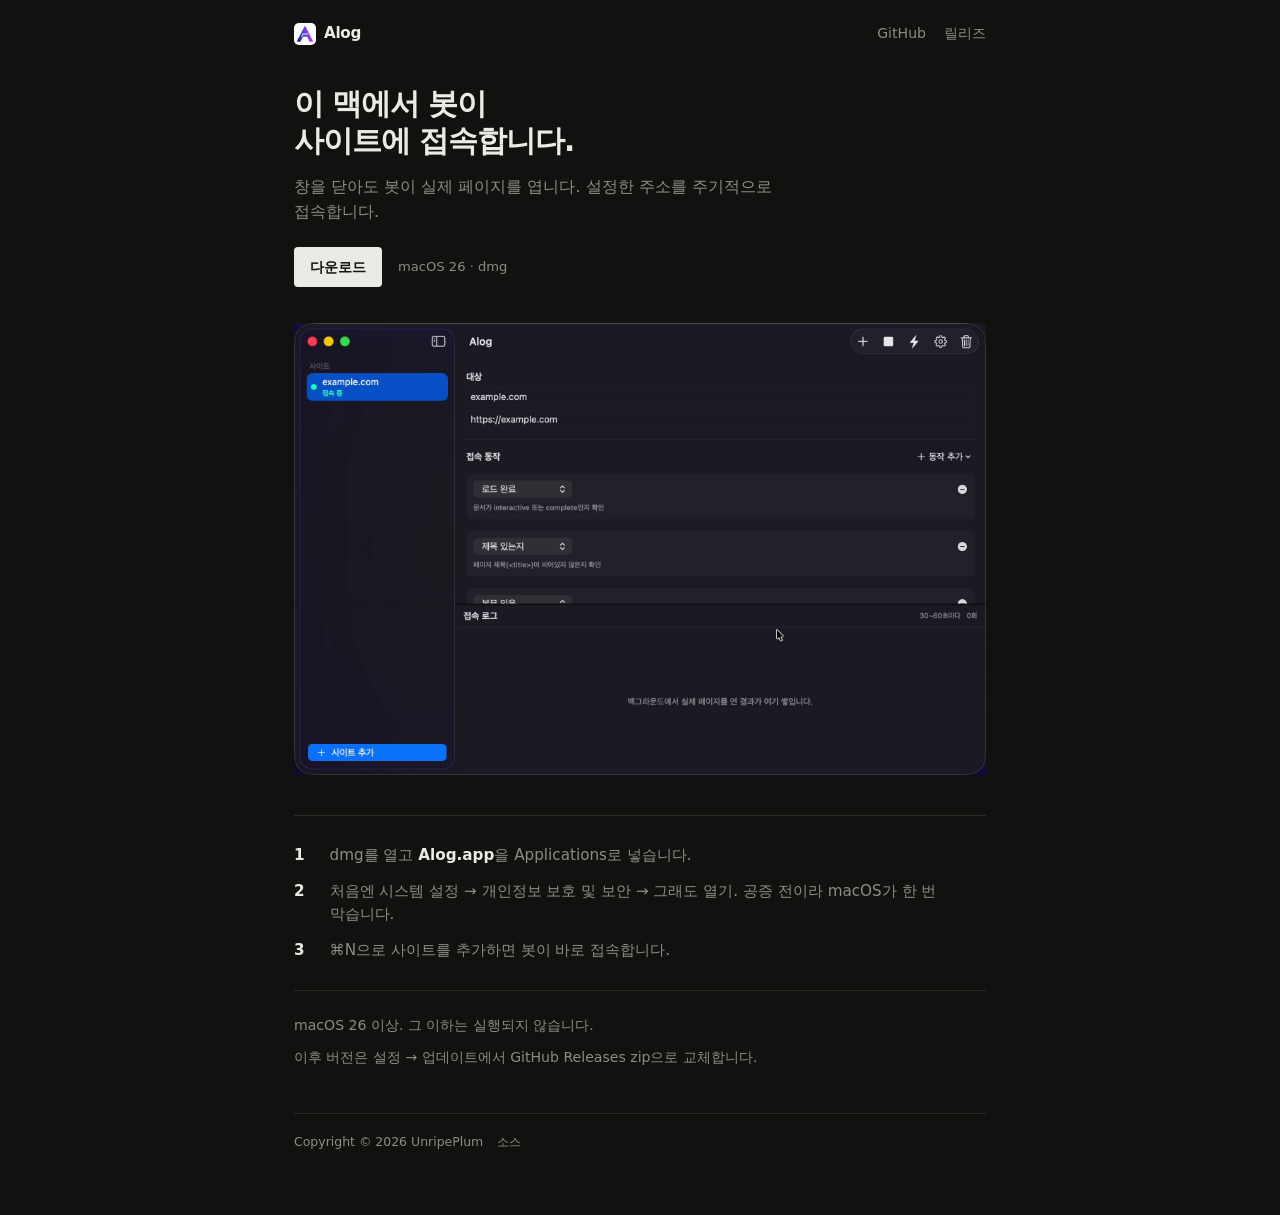
<file: site/index.html>
<!DOCTYPE html>
<html lang="ko">
<head>
  <meta charset="utf-8">
  <meta name="viewport" content="width=device-width, initial-scale=1">
  <title>Alog</title>
  <meta name="description" content="이 Mac에서 봇이 사이트에 접속합니다.">
  <link rel="icon" href="favicon.ico" sizes="any">
  <link rel="icon" type="image/png" sizes="32x32" href="favicon-32.png">
  <link rel="icon" type="image/png" sizes="64x64" href="favicon.png">
  <link rel="apple-touch-icon" href="apple-touch-icon.png">
  <link rel="stylesheet" href="styles.css">
</head>
<body>
  <div class="page">
    <header class="top">
      <a class="brand" href="./">
        <img src="app-icon.png" width="22" height="22" alt="">
        <span data-bind="displayName">Alog</span>
      </a>
      <nav>
        <a data-bind-href="githubURL">GitHub</a>
        <a data-bind-href="releasesURL">릴리즈</a>
      </nav>
    </header>

    <main>
      <section class="intro">
        <h1>이 맥에서 봇이<br>사이트에 접속합니다.</h1>
        <p class="dek">창을 닫아도 봇이 실제 페이지를 엽니다. 설정한 주소를 주기적으로 접속합니다.</p>
        <p class="cta">
          <a class="btn" id="download" href="#">다운로드</a>
          <span id="reqs"></span>
        </p>
      </section>

      <section class="shot" aria-label="앱 화면">
        <video
          class="promo"
          autoplay
          muted
          loop
          playsinline
          preload="auto"
          poster="promo-poster.jpg"
        >
          <source src="promo.mp4" type="video/mp4">
        </video>
      </section>

      <ol class="steps">
        <li>
          <span>1</span>
          <p>dmg를 열고 <strong data-app-file>Alog.app</strong>을 Applications로 넣습니다.</p>
        </li>
        <li>
          <span>2</span>
          <p>처음엔 시스템 설정 → 개인정보 보호 및 보안 → 그래도 열기. 공증 전이라 macOS가 한 번 막습니다.</p>
        </li>
        <li>
          <span>3</span>
          <p>⌘N으로 사이트를 추가하면 봇이 바로 접속합니다.</p>
        </li>
      </ol>

      <section class="fine">
        <p id="reqs-card"></p>
        <p>이후 버전은 설정 → 업데이트에서 GitHub Releases zip으로 교체합니다.</p>
      </section>
    </main>

    <footer>
      <span id="copy"></span>
      <a data-bind-href="githubURL">소스</a>
    </footer>
  </div>
  <script src="site.js"></script>
</body>
</html>
</file>
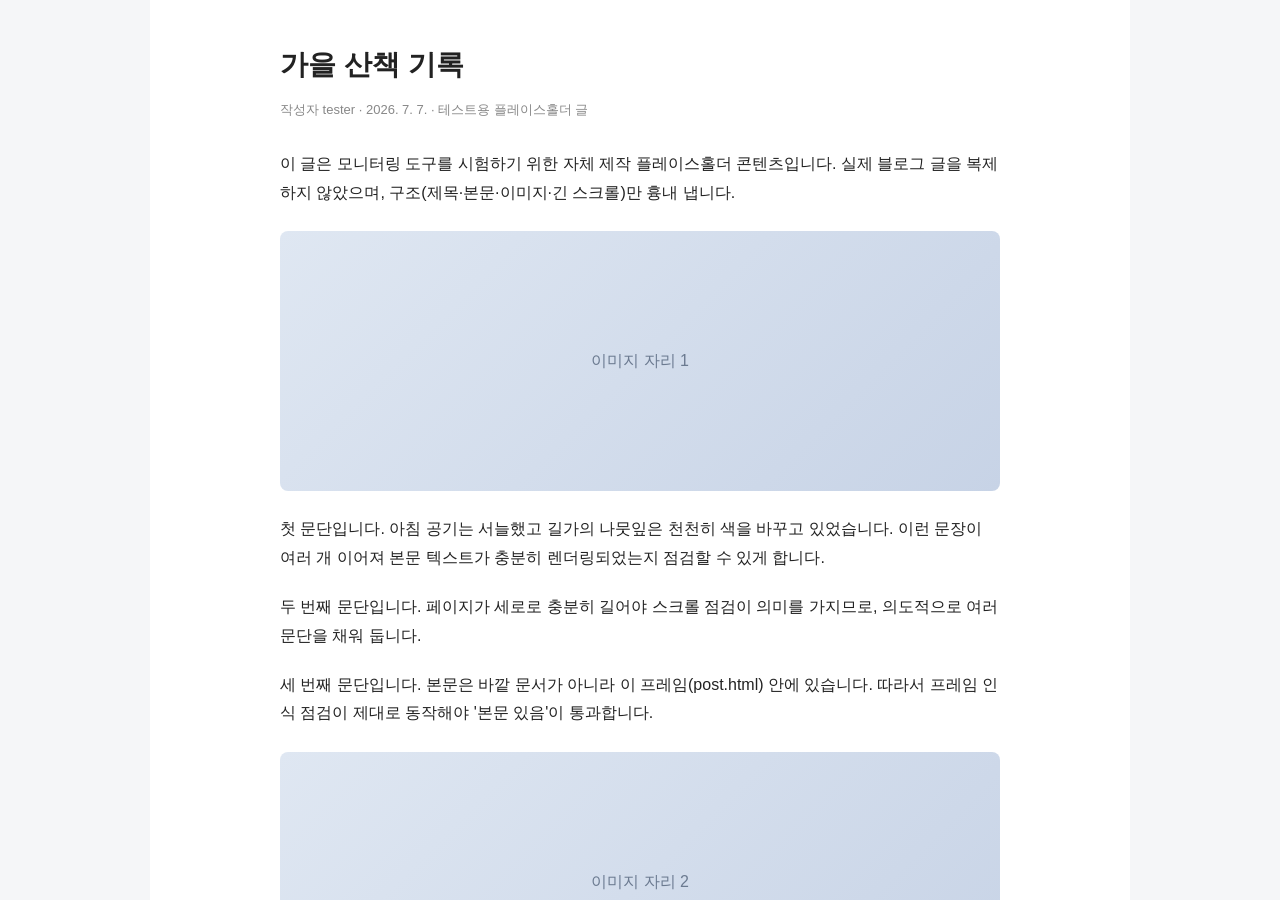
<file: testsite/index.html>
<!doctype html>
<html lang="ko">
<head>
  <meta charset="utf-8">
  <title>테스트 블로그 : 모니터링 픽스처</title>
  <style>
    html, body { margin: 0; height: 100%; background: #f5f6f8; font-family: -apple-system, sans-serif; }
    /* 네이버 블로그처럼 실제 본문은 iframe(#mainFrame) 안에 있고, 바깥 문서 본문은 거의 비어있음 */
    #wrap { max-width: 980px; margin: 0 auto; }
    #mainFrame { display: block; width: 100%; height: 100vh; border: 0; }
  </style>
</head>
<body>
  <!-- 바깥 셸: 텍스트가 거의 없음 (프레임 인식 점검을 시험하기 위함) -->
  <div id="wrap">
    <iframe id="mainFrame" src="post.html" title="본문 프레임"></iframe>
  </div>
</body>
</html>
</file>
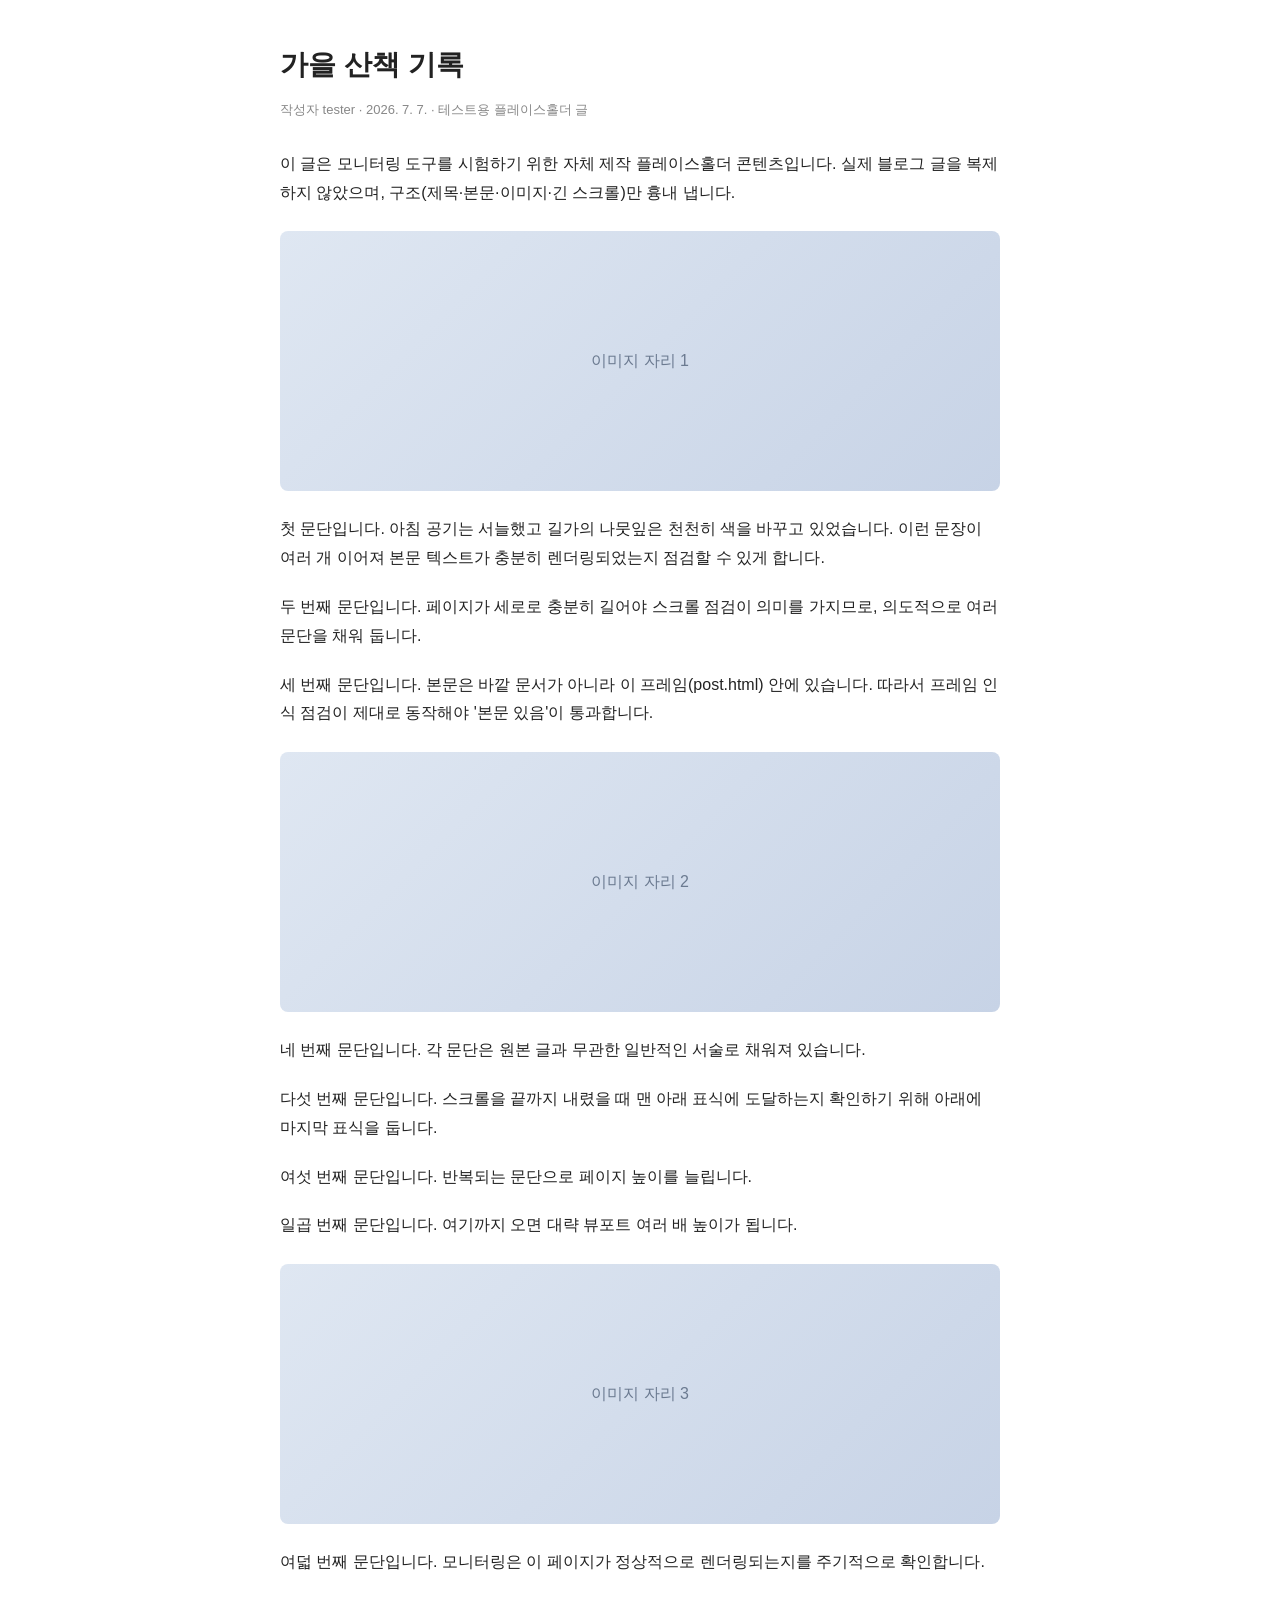
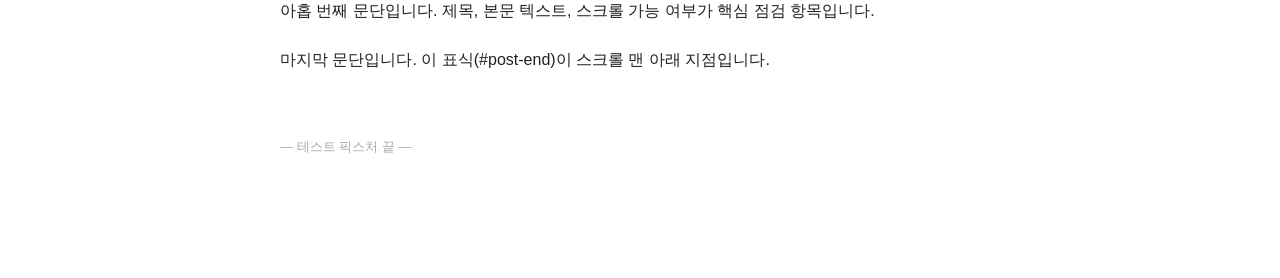
<file: testsite/post.html>
<!doctype html>
<html lang="ko">
<head>
  <meta charset="utf-8">
  <title>가을 산책 기록 : 테스트 포스트</title>
  <style>
    body { margin: 0; background: #fff; color: #222; font-family: -apple-system, sans-serif; line-height: 1.8; }
    .post { max-width: 720px; margin: 0 auto; padding: 40px 24px 120px; }
    .se-title-text { font-size: 28px; font-weight: 700; margin: 0 0 8px; }
    .meta { color: #888; font-size: 13px; margin-bottom: 28px; }
    .se-main-container p { margin: 0 0 20px; font-size: 16px; }
    .se-image { height: 260px; border-radius: 8px; margin: 24px 0;
      background: linear-gradient(135deg, #dfe7f2, #c7d3e6);
      display: flex; align-items: center; justify-content: center; color: #6b7a90; }
    .footer { margin-top: 60px; color: #aaa; font-size: 13px; }
  </style>
</head>
<body>
  <article class="post">
    <h1 class="se-title-text">가을 산책 기록</h1>
    <div class="meta">작성자 tester · 2026. 7. 7. · 테스트용 플레이스홀더 글</div>

    <div class="se-main-container">
      <p class="se-module-text">이 글은 모니터링 도구를 시험하기 위한 자체 제작 플레이스홀더 콘텐츠입니다. 실제 블로그 글을 복제하지 않았으며, 구조(제목·본문·이미지·긴 스크롤)만 흉내 냅니다.</p>
      <div class="se-image">이미지 자리 1</div>
      <p class="se-module-text">첫 문단입니다. 아침 공기는 서늘했고 길가의 나뭇잎은 천천히 색을 바꾸고 있었습니다. 이런 문장이 여러 개 이어져 본문 텍스트가 충분히 렌더링되었는지 점검할 수 있게 합니다.</p>
      <p class="se-module-text">두 번째 문단입니다. 페이지가 세로로 충분히 길어야 스크롤 점검이 의미를 가지므로, 의도적으로 여러 문단을 채워 둡니다.</p>
      <p class="se-module-text">세 번째 문단입니다. 본문은 바깥 문서가 아니라 이 프레임(post.html) 안에 있습니다. 따라서 프레임 인식 점검이 제대로 동작해야 '본문 있음'이 통과합니다.</p>
      <div class="se-image">이미지 자리 2</div>
      <p class="se-module-text">네 번째 문단입니다. 각 문단은 원본 글과 무관한 일반적인 서술로 채워져 있습니다.</p>
      <p class="se-module-text">다섯 번째 문단입니다. 스크롤을 끝까지 내렸을 때 맨 아래 표식에 도달하는지 확인하기 위해 아래에 마지막 표식을 둡니다.</p>
      <p class="se-module-text">여섯 번째 문단입니다. 반복되는 문단으로 페이지 높이를 늘립니다.</p>
      <p class="se-module-text">일곱 번째 문단입니다. 여기까지 오면 대략 뷰포트 여러 배 높이가 됩니다.</p>
      <div class="se-image">이미지 자리 3</div>
      <p class="se-module-text">여덟 번째 문단입니다. 모니터링은 이 페이지가 정상적으로 렌더링되는지를 주기적으로 확인합니다.</p>
      <p class="se-module-text">아홉 번째 문단입니다. 제목, 본문 텍스트, 스크롤 가능 여부가 핵심 점검 항목입니다.</p>
      <p id="post-end" class="se-module-text">마지막 문단입니다. 이 표식(#post-end)이 스크롤 맨 아래 지점입니다.</p>
    </div>

    <div class="footer">— 테스트 픽스처 끝 —</div>
  </article>
</body>
</html>
</file>
<file: site/styles.css>
:root {
  --bg: #111110;
  --fg: #eceae4;
  --muted: #8e8b84;
  --line: #2a2926;
  --btn: #eceae4;
  --btn-fg: #161512;
  --page: 46rem;
}

* { box-sizing: border-box; }
html, body { margin: 0; padding: 0; }
body {
  font-family: ui-sans-serif, system-ui, "Apple SD Gothic Neo", "Malgun Gothic", sans-serif;
  background: var(--bg);
  color: var(--fg);
  line-height: 1.55;
  font-size: 16px;
}

a { color: inherit; }

.page {
  max-width: var(--page);
  margin: 0 auto;
  padding: 0 22px 64px;
}

.top {
  display: flex;
  align-items: center;
  justify-content: space-between;
  padding: 22px 0 28px;
}

.brand {
  display: flex;
  align-items: center;
  gap: 8px;
  text-decoration: none;
  font-size: 0.95rem;
  font-weight: 600;
  letter-spacing: -0.02em;
}

.brand img {
  display: block;
  border-radius: 5px;
  background: #fff;
}

nav {
  display: flex;
  gap: 18px;
  font-size: 0.88rem;
  color: var(--muted);
}

nav a { text-decoration: none; }
nav a:hover { color: var(--fg); }

.intro { padding: 12px 0 28px; }

h1 {
  font-size: 1.85rem;
  font-weight: 600;
  letter-spacing: -0.035em;
  line-height: 1.28;
  margin: 0;
  word-break: keep-all;
}

.dek {
  margin: 14px 0 0;
  color: var(--muted);
  max-width: 34em;
  word-break: keep-all;
}

.cta {
  display: flex;
  flex-wrap: wrap;
  align-items: center;
  gap: 12px 16px;
  margin: 22px 0 0;
}

.btn {
  display: inline-flex;
  align-items: center;
  justify-content: center;
  padding: 9px 16px;
  background: var(--btn);
  color: var(--btn-fg);
  text-decoration: none;
  font-size: 0.9rem;
  font-weight: 600;
  border-radius: 4px;
}

.btn:hover { filter: brightness(0.94); }

#reqs {
  color: var(--muted);
  font-size: 0.82rem;
}

.shot { margin: 8px 0 40px; }

video.promo {
  display: block;
  width: 100%;
  height: auto;
}

.steps {
  list-style: none;
  margin: 0;
  padding: 28px 0;
  border-top: 1px solid var(--line);
}

.steps li {
  display: grid;
  grid-template-columns: 1.6rem minmax(0, 1fr);
  gap: 10px;
  color: var(--muted);
  font-size: 0.95rem;
  word-break: keep-all;
}

.steps li + li { margin-top: 12px; }
.steps p { margin: 0; }

.steps span {
  color: var(--fg);
  font-variant-numeric: tabular-nums;
  font-weight: 600;
}

.steps strong { color: var(--fg); font-weight: 600; }

.fine {
  padding: 24px 0 8px;
  border-top: 1px solid var(--line);
  color: var(--muted);
  font-size: 0.88rem;
  word-break: keep-all;
}

.fine p { margin: 0; }
.fine p + p { margin-top: 10px; }

footer {
  display: flex;
  gap: 14px;
  margin-top: 36px;
  padding-top: 18px;
  border-top: 1px solid var(--line);
  color: var(--muted);
  font-size: 0.78rem;
}

footer a { text-decoration: none; }
footer a:hover { color: var(--fg); }

@media (max-width: 520px) {
  h1 { font-size: 1.5rem; }
  .page { padding-bottom: 48px; }
}
</file>
